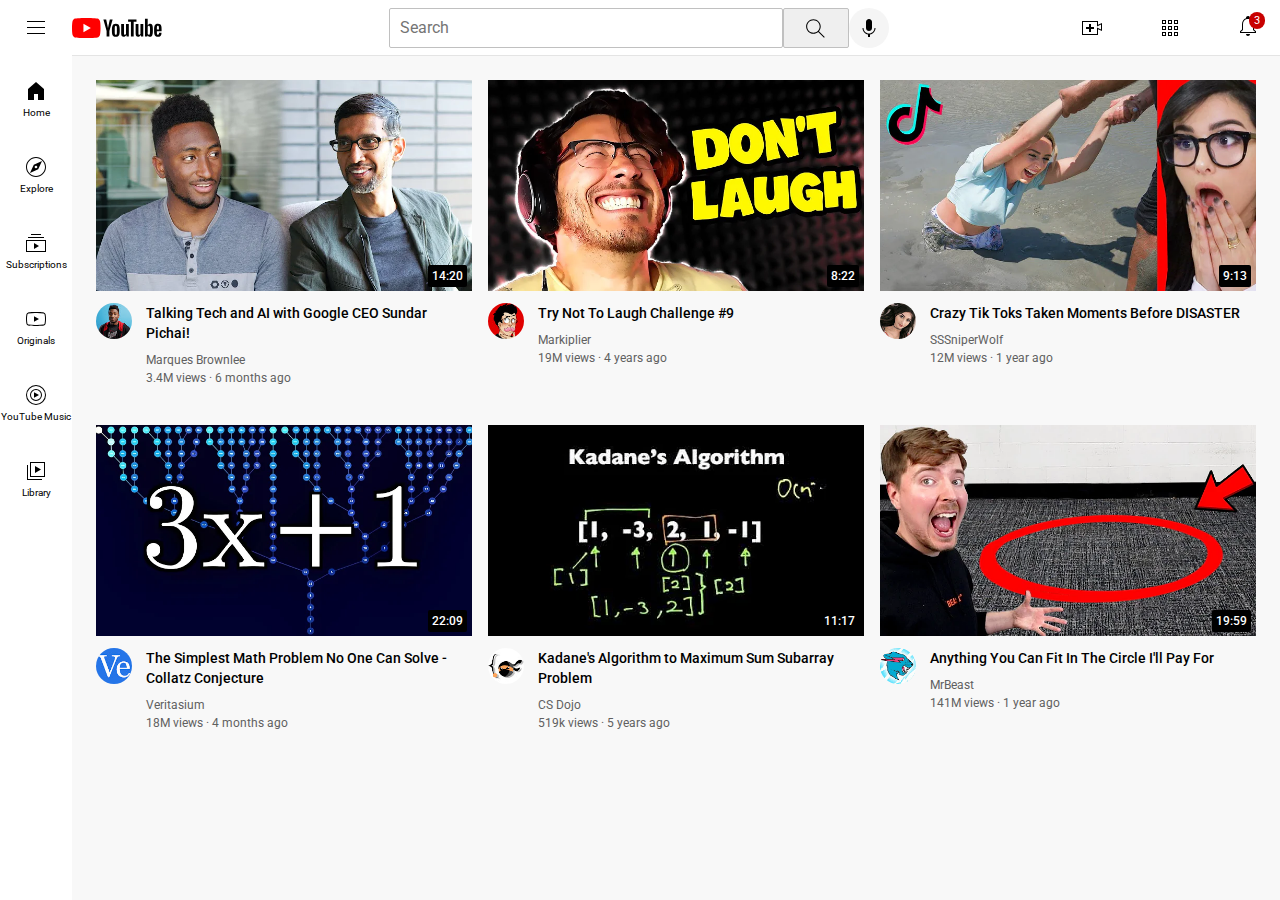
<file: index.html>
<!DOCTYPE html>
<html> 
    <head> 
        <title> YouTube.com </title>

        <link rel="preconnect" href="https://fonts.googleapis.com">
        <link rel="preconnect" href="https://fonts.gstatic.com" crossorigin>
        <link href="https://fonts.googleapis.com/css2?family=Roboto:wght@400;500;700&display=swap" rel="stylesheet">
        
        <link rel="stylesheet" href="styles/general.css">
        <link rel="stylesheet" href="styles/header.css">
        <link rel="stylesheet" href="styles/video.css">
        <link rel="stylesheet" href="styles/sidebar.css">

    </head>
    <body> 
        <div class="header"> 
            <div class="left-section"> 
                <img class="hamburger-menu" src="icons/hamburger-menu.svg">
                <img class="youtube-logo" src="icons/youtube-logo.svg">
            </div>
            <div class="middle-section"> 
                <input class="search-bar" type="text" placeholder="Search">
                <button class="search-button">
                    <img class="search-icon" src="icons/search.svg">
                </button>
                <button class="voice-search-button">
                    <img class="voice-search-icon" src="icons/voice-search-icon.svg">
                </button>
            </div>
            <div class="right-section"> 
                <img class="upload-icon" src="icons/upload.svg">
                <img class="youtube-apps-icon" src="icons/youtube-apps.svg">
                <div class="notifications-icon-container"> 
                    <img class="notifications-icon" src="icons/notifications.svg">
                    <div class="notifications-count"> 3 </div>
                </div>
            </div>
            
        </div>
        
        <div class="side-video">
            <div class="sidebar"> 
                <div class="sidebar-link">
                    <img src="icons/home.svg">
                    <div>Home</div>
                  </div>
                  <div class="sidebar-link">
                    <img src="icons/explore.svg">
                    <div>Explore</div>
                  </div>
                  <div class="sidebar-link">
                    <img src="icons/subscriptions.svg">
                    <div>Subscriptions</div>
                  </div>
                  <div class="sidebar-link">
                    <img src="icons/originals.svg">
                    <div>Originals</div>
                  </div>
                  <div class="sidebar-link">
                    <img src="icons/youtube-music.svg">
                    <div>YouTube Music</div>
                  </div>
                  <div class="sidebar-link">
                    <img src="icons/library.svg">
                    <div>Library</div>
                  </div>
    
            </div>
    
            <div class="video-grid"> 
                <div class="video-preview">
                    <div class="thumbnail-row"> 
                        <a href="https://www.youtube.com/watch?v=n2RNcPRtAiY">
                            <img class="thumbnail" src="thumbnails/thumbnail-1.webp"> 
                        </a>
                        <div class="video-time"> 14:20 </div>
                    </div>
                    <div class="video-info-grid"> 
                        <div class="channel-picture" > 
                            <a href="https://www.youtube.com/c/mkbhd">
                                <img class="profile-pic" src="thumbnails/marques-channel.jpeg">
                            </a>
                        </div>
        
                        <div class="video-info"> 
                            <p class="video-title">
                                <a class="link-style" href="https://www.youtube.com/watch?v=n2RNcPRtAiY"> 
                                    Talking Tech and AI with Google CEO Sundar Pichai!
                                </a>
                            </p>
                
                            <p class="video-author">
                                Marques Brownlee
                            </p>
                        
                            <p class="video-stats">
                                3.4M views &#183; 6 months ago
                            </p>
                        </div>
                    </div>            
                </div>
        
                <div class="video-preview">
                    <div class="thumbnail-row"> 
                        <a href="https://www.youtube.com/watch?v=mP0RAo9SKZk">
                            <img class="thumbnail" src="thumbnails/thumbnail-2.webp"> 
                        </a>
                        <div class="video-time"> 8:22 </div>
                    </div>
                    <div class="video-info-grid"> 
                        <div class="channel-picture" > 
                            <img class="profile-pic" src="thumbnails/markiplier-channel.jpeg">
        
                        </div>
        
                        <div class="video-info"> 
                            <p class="video-title">
                                <a class="link-style" href="https://www.youtube.com/watch?v=mP0RAo9SKZk"> 
                                    Try Not To Laugh Challenge #9
                                </a>
                            </p>
                
                            <p class="video-author">
                                Markiplier
                            </p>
                        
                            <p class="video-stats">
                                19M views &#183; 4 years ago
                            </p>
                        </div>
                    </div>            
                </div>
    
                <div class="video-preview">
                    <div class="thumbnail-row"> 
                        <a href="https://www.youtube.com/watch?v=FgjPQQeTh1w">
                            <img class="thumbnail" src="thumbnails/thumbnail-3.webp"> 
                        </a>
                        <div class="video-time"> 9:13 </div>
                    </div>
                    <div class="video-info-grid"> 
                        <div class="channel-picture" > 
                            <img class="profile-pic" src="thumbnails/ssniperwolf-channel.jpeg">
        
                        </div>
        
                        <div class="video-info"> 
                            <p class="video-title">
                                Crazy Tik Toks Taken Moments Before DISASTER
                            </p>
                
                            <p class="video-author">
                                SSSniperWolf
                            </p>
                        
                            <p class="video-stats">
                                12M views &#183; 1 year ago
                            </p>
                        </div>
                    </div>            
                </div>
    
                <div class="video-preview">
                    <div class="thumbnail-row"> 
                        <a href="https://www.youtube.com/watch?v=094y1Z2wpJg">
                            <img class="thumbnail" src="thumbnails/thumbnail-4.webp"> 
                        </a>
                        <div class="video-time"> 22:09 </div> 
                    </div>
                    <div class="video-info-grid"> 
                        <div class="channel-picture" > 
                            <img class="profile-pic" src="thumbnails/vertiasium.jpeg">
        
                        </div>
        
                        <div class="video-info"> 
                            <p class="video-title">
                                The Simplest Math Problem No One Can Solve - Collatz Conjecture
                            </p>
                
                            <p class="video-author">
                                Veritasium
                            </p>
                        
                            <p class="video-stats">
                                18M views &#183; 4 months ago
                            </p>
                        </div>
                    </div>            
                </div>
    
                <div class="video-preview">
                    <div class="thumbnail-row"> 
                        <a href="https://www.youtube.com/watch?v=86CQq3pKSUw">
                            <img class="thumbnail" src="thumbnails/thumbnail-5.webp"> 
                        </a>
                        <div class="video-time"> 11:17 </div>
                    </div>
                    <div class="video-info-grid"> 
                        <div class="channel-picture" > 
                            <img class="profile-pic" src="thumbnails/csdojo.jpeg">
        
                        </div>
        
                        <div class="video-info"> 
                            <p class="video-title">
                                Kadane's Algorithm to Maximum Sum Subarray Problem
                            </p>
                
                            <p class="video-author">
                                CS Dojo
                            </p>
                        
                            <p class="video-stats">
                                519k views &#183; 5 years ago
                            </p>
                        </div>
                    </div>            
                </div>
    
                <div class="video-preview">
                    <div class="thumbnail-row"> 
                        <a href="https://www.youtube.com/watch?v=yXWw0_UfSFg">
                            <img class="thumbnail" src="thumbnails/thumbnail-6.webp"> 
                        </a>
                        <div class="video-time"> 19:59 </div> 
                    </div>
                    <div class="video-info-grid"> 
                        <div class="channel-picture" > 
                            <img class="profile-pic" src="thumbnails/mrbeast.jpeg">
        
                        </div>
        
                        <div class="video-info"> 
                            <p class="video-title">
                                Anything You Can Fit In The Circle I'll Pay For
                            </p>
                
                            <p class="video-author">
                                MrBeast
                            </p>
                        
                            <p class="video-stats">
                                141M views &#183; 1 year ago
                            </p>
                        </div>
                    </div>            
                </div>
    
            </div>

        </div>
        
    </body>
</html>
</file>
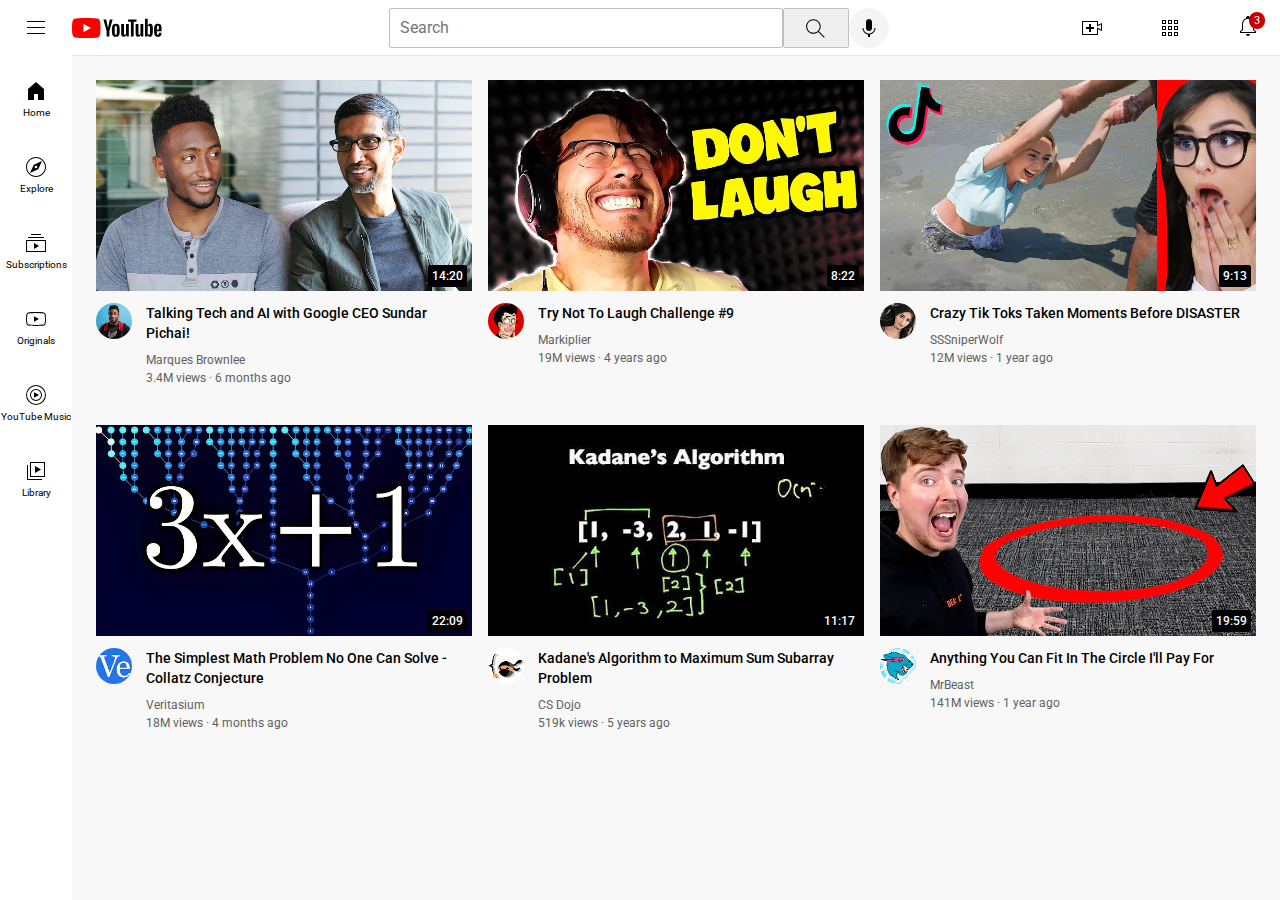
<file: youtube.html>
<!DOCTYPE html>
<html> 
    <head> 
        <title> YouTube.com </title>

        <link rel="preconnect" href="https://fonts.googleapis.com">
        <link rel="preconnect" href="https://fonts.gstatic.com" crossorigin>
        <link href="https://fonts.googleapis.com/css2?family=Roboto:wght@400;500;700&display=swap" rel="stylesheet">
        
        <link rel="stylesheet" href="styles/general.css">
        <link rel="stylesheet" href="styles/header.css">
        <link rel="stylesheet" href="styles/video.css">
        <link rel="stylesheet" href="styles/sidebar.css">

    </head>
    <body> 
        <div class="header"> 
            <div class="left-section"> 
                <img class="hamburger-menu" src="icons/hamburger-menu.svg">
                <img class="youtube-logo" src="icons/youtube-logo.svg">
            </div>
            <div class="middle-section"> 
                <input class="search-bar" type="text" placeholder="Search">
                <button class="search-button">
                    <img class="search-icon" src="icons/search.svg">
                </button>
                <button class="voice-search-button">
                    <img class="voice-search-icon" src="icons/voice-search-icon.svg">
                </button>
            </div>
            <div class="right-section"> 
                <img class="upload-icon" src="icons/upload.svg">
                <img class="youtube-apps-icon" src="icons/youtube-apps.svg">
                <div class="notifications-icon-container"> 
                    <img class="notifications-icon" src="icons/notifications.svg">
                    <div class="notifications-count"> 3 </div>
                </div>
            </div>
            
        </div>
        
        <div class="side-video">
            <div class="sidebar"> 
                <div class="sidebar-link">
                    <img src="icons/home.svg">
                    <div>Home</div>
                  </div>
                  <div class="sidebar-link">
                    <img src="icons/explore.svg">
                    <div>Explore</div>
                  </div>
                  <div class="sidebar-link">
                    <img src="icons/subscriptions.svg">
                    <div>Subscriptions</div>
                  </div>
                  <div class="sidebar-link">
                    <img src="icons/originals.svg">
                    <div>Originals</div>
                  </div>
                  <div class="sidebar-link">
                    <img src="icons/youtube-music.svg">
                    <div>YouTube Music</div>
                  </div>
                  <div class="sidebar-link">
                    <img src="icons/library.svg">
                    <div>Library</div>
                  </div>
    
            </div>
    
            <div class="video-grid"> 
                <div class="video-preview">
                    <div class="thumbnail-row"> 
                        <a href="https://www.youtube.com/watch?v=n2RNcPRtAiY">
                            <img class="thumbnail" src="thumbnails/thumbnail-1.webp"> 
                        </a>
                        <div class="video-time"> 14:20 </div>
                    </div>
                    <div class="video-info-grid"> 
                        <div class="channel-picture" > 
                            <a href="https://www.youtube.com/c/mkbhd">
                                <img class="profile-pic" src="thumbnails/marques-channel.jpeg">
                            </a>
                        </div>
        
                        <div class="video-info"> 
                            <p class="video-title">
                                <a class="link-style" href="https://www.youtube.com/watch?v=n2RNcPRtAiY"> 
                                    Talking Tech and AI with Google CEO Sundar Pichai!
                                </a>
                            </p>
                
                            <p class="video-author">
                                Marques Brownlee
                            </p>
                        
                            <p class="video-stats">
                                3.4M views &#183; 6 months ago
                            </p>
                        </div>
                    </div>            
                </div>
        
                <div class="video-preview">
                    <div class="thumbnail-row"> 
                        <a href="https://www.youtube.com/watch?v=mP0RAo9SKZk">
                            <img class="thumbnail" src="thumbnails/thumbnail-2.webp"> 
                        </a>
                        <div class="video-time"> 8:22 </div>
                    </div>
                    <div class="video-info-grid"> 
                        <div class="channel-picture" > 
                            <img class="profile-pic" src="thumbnails/markiplier-channel.jpeg">
        
                        </div>
        
                        <div class="video-info"> 
                            <p class="video-title">
                                <a class="link-style" href="https://www.youtube.com/watch?v=mP0RAo9SKZk"> 
                                    Try Not To Laugh Challenge #9
                                </a>
                            </p>
                
                            <p class="video-author">
                                Markiplier
                            </p>
                        
                            <p class="video-stats">
                                19M views &#183; 4 years ago
                            </p>
                        </div>
                    </div>            
                </div>
    
                <div class="video-preview">
                    <div class="thumbnail-row"> 
                        <a href="https://www.youtube.com/watch?v=FgjPQQeTh1w">
                            <img class="thumbnail" src="thumbnails/thumbnail-3.webp"> 
                        </a>
                        <div class="video-time"> 9:13 </div>
                    </div>
                    <div class="video-info-grid"> 
                        <div class="channel-picture" > 
                            <img class="profile-pic" src="thumbnails/ssniperwolf-channel.jpeg">
        
                        </div>
        
                        <div class="video-info"> 
                            <p class="video-title">
                                Crazy Tik Toks Taken Moments Before DISASTER
                            </p>
                
                            <p class="video-author">
                                SSSniperWolf
                            </p>
                        
                            <p class="video-stats">
                                12M views &#183; 1 year ago
                            </p>
                        </div>
                    </div>            
                </div>
    
                <div class="video-preview">
                    <div class="thumbnail-row"> 
                        <a href="https://www.youtube.com/watch?v=094y1Z2wpJg">
                            <img class="thumbnail" src="thumbnails/thumbnail-4.webp"> 
                        </a>
                        <div class="video-time"> 22:09 </div> 
                    </div>
                    <div class="video-info-grid"> 
                        <div class="channel-picture" > 
                            <img class="profile-pic" src="thumbnails/vertiasium.jpeg">
        
                        </div>
        
                        <div class="video-info"> 
                            <p class="video-title">
                                The Simplest Math Problem No One Can Solve - Collatz Conjecture
                            </p>
                
                            <p class="video-author">
                                Veritasium
                            </p>
                        
                            <p class="video-stats">
                                18M views &#183; 4 months ago
                            </p>
                        </div>
                    </div>            
                </div>
    
                <div class="video-preview">
                    <div class="thumbnail-row"> 
                        <a href="https://www.youtube.com/watch?v=86CQq3pKSUw">
                            <img class="thumbnail" src="thumbnails/thumbnail-5.webp"> 
                        </a>
                        <div class="video-time"> 11:17 </div>
                    </div>
                    <div class="video-info-grid"> 
                        <div class="channel-picture" > 
                            <img class="profile-pic" src="thumbnails/csdojo.jpeg">
        
                        </div>
        
                        <div class="video-info"> 
                            <p class="video-title">
                                Kadane's Algorithm to Maximum Sum Subarray Problem
                            </p>
                
                            <p class="video-author">
                                CS Dojo
                            </p>
                        
                            <p class="video-stats">
                                519k views &#183; 5 years ago
                            </p>
                        </div>
                    </div>            
                </div>
    
                <div class="video-preview">
                    <div class="thumbnail-row"> 
                        <a href="https://www.youtube.com/watch?v=yXWw0_UfSFg">
                            <img class="thumbnail" src="thumbnails/thumbnail-6.webp"> 
                        </a>
                        <div class="video-time"> 19:59 </div> 
                    </div>
                    <div class="video-info-grid"> 
                        <div class="channel-picture" > 
                            <img class="profile-pic" src="thumbnails/mrbeast.jpeg">
        
                        </div>
        
                        <div class="video-info"> 
                            <p class="video-title">
                                Anything You Can Fit In The Circle I'll Pay For
                            </p>
                
                            <p class="video-author">
                                MrBeast
                            </p>
                        
                            <p class="video-stats">
                                141M views &#183; 1 year ago
                            </p>
                        </div>
                    </div>            
                </div>
    
            </div>

        </div>
        
    </body>
</html>
</file>
<file: styles/general.css>
p {
    font-family: Roboto, Arial;
    margin-top: 0;
    margin-bottom: 0;
  }
  
  body {
    margin: 0;
    padding-top: 80px;
    padding-left: 96px;
    padding-right: 24px;
    background-color: rgb(248, 248, 248);
  }
</file>
<file: styles/header.css>
.header {
    height: 55px;

    display: flex;
    flex-direction: row;
    justify-content: space-between;

    position: fixed;
    right: 0;
    left: 0;
    top: 0;
    z-index: 100;

    background-color: white;
    border-bottom-width: 1px;
    border-bottom-style: solid;
    border-bottom-color: rgb(228, 228, 228);
  }
  
  .left-section {
    display: flex;
    align-items: center;
    
  }

  .hamburger-menu { 
    height: 24px;
    margin-right: 24px;
    margin-left: 24px;
  }

  .youtube-logo {
    height: 20px;
  }
  
  .middle-section {
    flex: 1;
    margin-left: 70px;
    margin-right: 35px;
    max-width: 500px;
    display: flex;
    align-items: center;
  }

  .search-bar {
    flex: 1; 
    height: 36px;
    padding-left: 10px;
    font-size: 16px;
    border: 1px solid rgb(192, 192, 192);
    border-radius: 2px; 

  }

  .search-bar::placeholder {
    font-family: Roboto, Arial;
    font-size: 16px;
  }

  .search-button { 
    height: 40px;
    width: 66px;
    border-width: 1px;
    border-style: solid;
    border-color: rgb(192, 192, 192);
    border-radius: 2px; 
  }

  .search-icon { 
    height: 25px;
    margin-top: 4px;
  }

  .voice-search-button { 
    height: 40px;
    width: 40px;
    border-radius: 20px;
    border: none;
    background-color: rgb(245, 245, 245);
  }

  .voice-search-icon { 
    height: 24px;
    margin-top: 4px;
  }

  .right-section {
    width: 180px;
    display: flex; 
    margin-right: 20px; 
    align-items: center;  
    justify-content: space-between; 
    flex-shrink: 0;
  
  }

  .upload-icon {
    height: 24px;
  }
  
  .youtube-apps-icon {
    height: 24px;
  }
  
  .notifications-icon {
    height: 24px;
  }

  .notifications-icon-container {
    position: relative;
  }
  
  .notifications-count {
    position: absolute;
    top: -2px;
    right: -5px;
    background-color: rgb(200, 0, 0);
    color: white;
    font-family: Roboto, Arial;
    font-size: 11px;
    padding-left: 5px;
    padding-right: 5px;
    padding-top: 2px;
    padding-bottom: 2px;
    border-radius: 10px;
  }
</file>
<file: styles/video.css>
.thumbnail { 
    width: 100%;
}


.video-title { 
    margin-top: 0px;
    font-size: 14px;
    font-weight: 500;
    line-height: 20px;
    margin-bottom: 10px;
}

.link-style { 
    text-decoration: none;
    color: black;
}

.video-info-grid { 
    display: grid;
    grid-template-columns: 50px 1fr;
    cursor: pointer;
}


.profile-pic { 
    width: 36px;
    border-radius: 50px;
}


.thumbnail-row { 
    margin-bottom: 8px;
    position: relative;
    cursor: pointer;
}


.video-author, 
.video-stats {
    font-size: 12px;
    color: rgb(96, 96, 96);
}

.video-author {
    margin-bottom: 4px;
}

.video-stats {
    margin-top: 0px;
}

.video-grid { 
    display: grid;
    grid-template-columns:1fr 1fr 1fr;
    column-gap: 16px;
    row-gap: 40px;
}

@media (max-width: 750px) {
    .video-grid { 
        grid-template-columns:1fr 1fr;
    }
}


.video-time {
    font-family: Roboto, Arial;
    font-size: 12px;
    font-weight: 500;
    padding: 4px;
    border-radius: 2px;
    background-color: black;
    color: white;
    position: absolute;
    bottom: 8px;
    right: 5px;

}
</file>
<file: styles/sidebar.css>
.sidebar { 
    position: fixed;
    left: 0;
    bottom: 0;
    top: 55px;
    background-color: white;
    width: 72px;
    z-index: 200;
    padding-top: 5px;
}

.sidebar-link { 
    font-family: Roboto, Arial;
    font-size: 10px;
    background-color: white;
    height: 76px; 
    display: flex;
    justify-content: center;
    align-items: center;
    flex-direction: column;
    cursor: pointer;
}

.sidebar-link img { 
    height: 24px;
    margin-bottom: 4px;
    
}
.sidebar-link:hover { 
    background-color: rgb(235, 235, 235);
}
</file>
